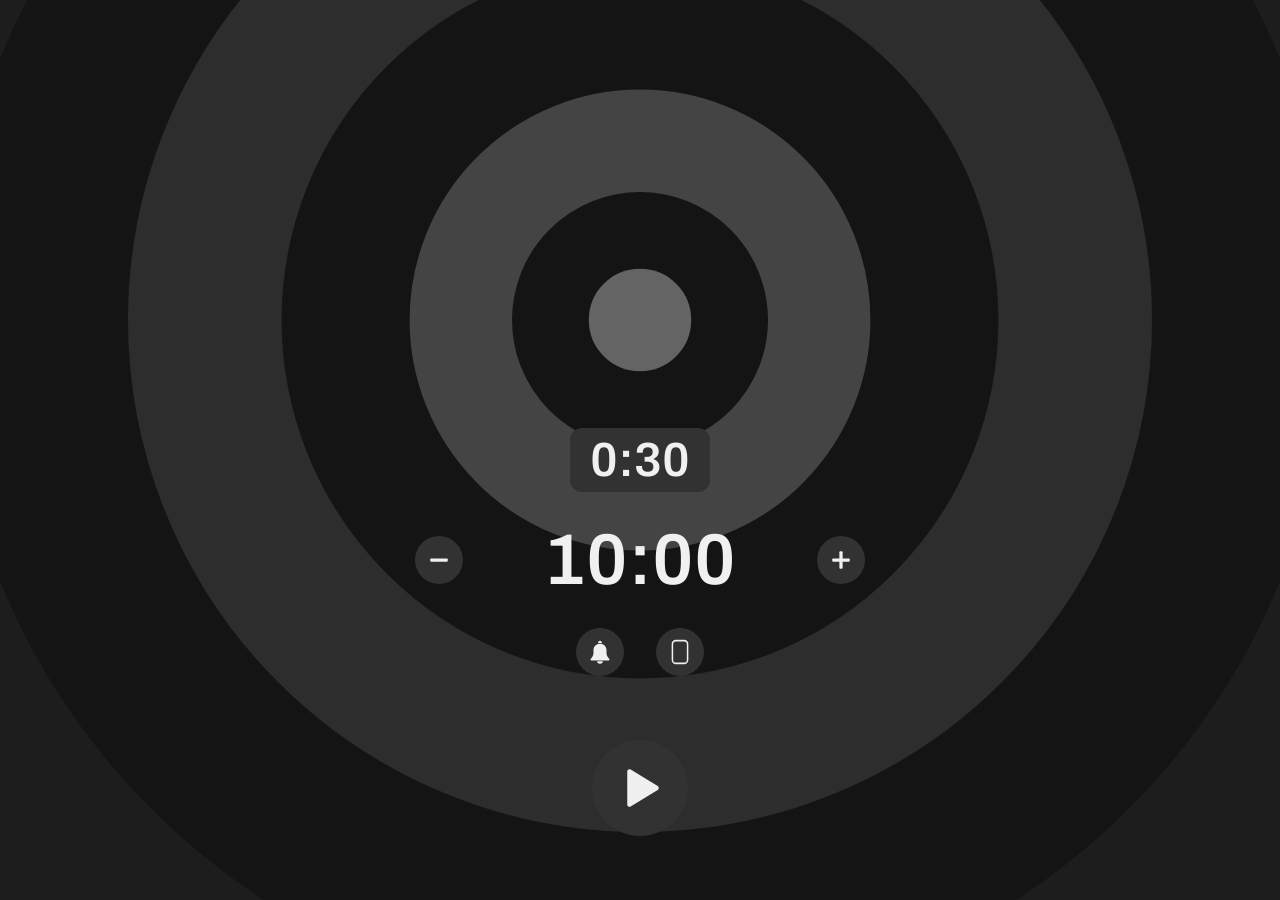
<file: docs/index.html>
<!doctype html>
<html lang="en">

<head>
  <meta charset="utf-8">
  <meta name="viewport" content="width=device-width, initial-scale=1, viewport-fit=cover">
  <title>Bells – Meditation Timer</title>

  <!-- PWA / home screen install -->
  <link rel="manifest" href="manifest.webmanifest">
  <meta name="theme-color" content="#141414">
  <meta name="color-scheme" content="dark">
  <!-- paints the background before style.css loads, so there's no white flash -->
  <style>
    html {
      background: #141414;
    }
  </style>
  <link rel="icon" href="icons/icon.svg" type="image/svg+xml">
  <link rel="apple-touch-icon" href="apple-touch-icon.png">
  <meta name="apple-mobile-web-app-capable" content="yes">
  <meta name="mobile-web-app-capable" content="yes">
  <meta name="apple-mobile-web-app-status-bar-style" content="black-translucent">
  <meta name="apple-mobile-web-app-title" content="Timer">

  <link rel="preload" href="fonts/archivo.woff2" as="font" type="font/woff2" crossorigin>

  <link rel="stylesheet" href="style.css">
  <!-- bundled from src/main.js by esbuild (`task dev` / `task dist`) -->
  <script src="app.js" defer></script>
</head>

<body>
  <div id="app"></div>
</body>

</html>
</file>
<file: docs/style.css>
/* Layout and styling live in elm-ui; this only covers what it can't reach. */

@font-face {
  font-family: "Archivo";
  src: url("fonts/archivo.woff2") format("woff2");
  font-weight: 100 900;
  font-style: normal;
  font-display: swap;
}

html,
body {
  margin: 0;
  height: 100%;
  background: #141414;
  -webkit-tap-highlight-color: transparent;
  -webkit-user-select: none;
  user-select: none;
  touch-action: manipulation;
  overscroll-behavior: none;
}

.haptic-switch {
  position: absolute;
  top: 0;
  left: 0;
  width: 100%;
  height: 100%;
  margin: 0;
  opacity: 0;
  /* match the round buttons; clips taps, not just paint */
  clip-path: inset(0 round 999px);
}

.ring-in,
.ring-out {
  opacity: var(--o);
  /* scale each ring around its own centre, whatever cx/cy Ui.logo uses */
  transform-box: fill-box;
  transform-origin: center;
  animation-fill-mode: both;
}

.ring-in {
  animation-name: ring-in;
  animation-duration: 1s;
  animation-timing-function: ease-in-out;
  animation-delay: calc(var(--i) * 0.35s);
}

.ring-out {
  --slow: 3;
  animation-name: ring-out;
  animation-duration: calc(var(--slow) * ((var(--i) + 1) * 0.5s));
  animation-delay: calc((var(--i) * var(--i) * 0.3s));
  animation-timing-function: ease-out;
}

@keyframes ring-in {
  0% {
    opacity: 0;
    transform: scale(0.90);
  }

  100% {
    opacity: var(--o);
    transform: scale(1);
  }
}

@keyframes ring-out {
  0% {
    opacity: var(--o);
  }

  100% {
    opacity: 0;
    transform: scale(1.2);
  }
}

@media (prefers-reduced-motion: reduce) {

  .ring-in,
  .ring-out {
    animation-delay: 0s;
    animation-duration: 1ms;
    transform: none !important;
  }
}

*,
*::before,
*::after {
  -webkit-user-select: none;
  user-select: none;
}

::selection {
  background: transparent;
}
</file>
